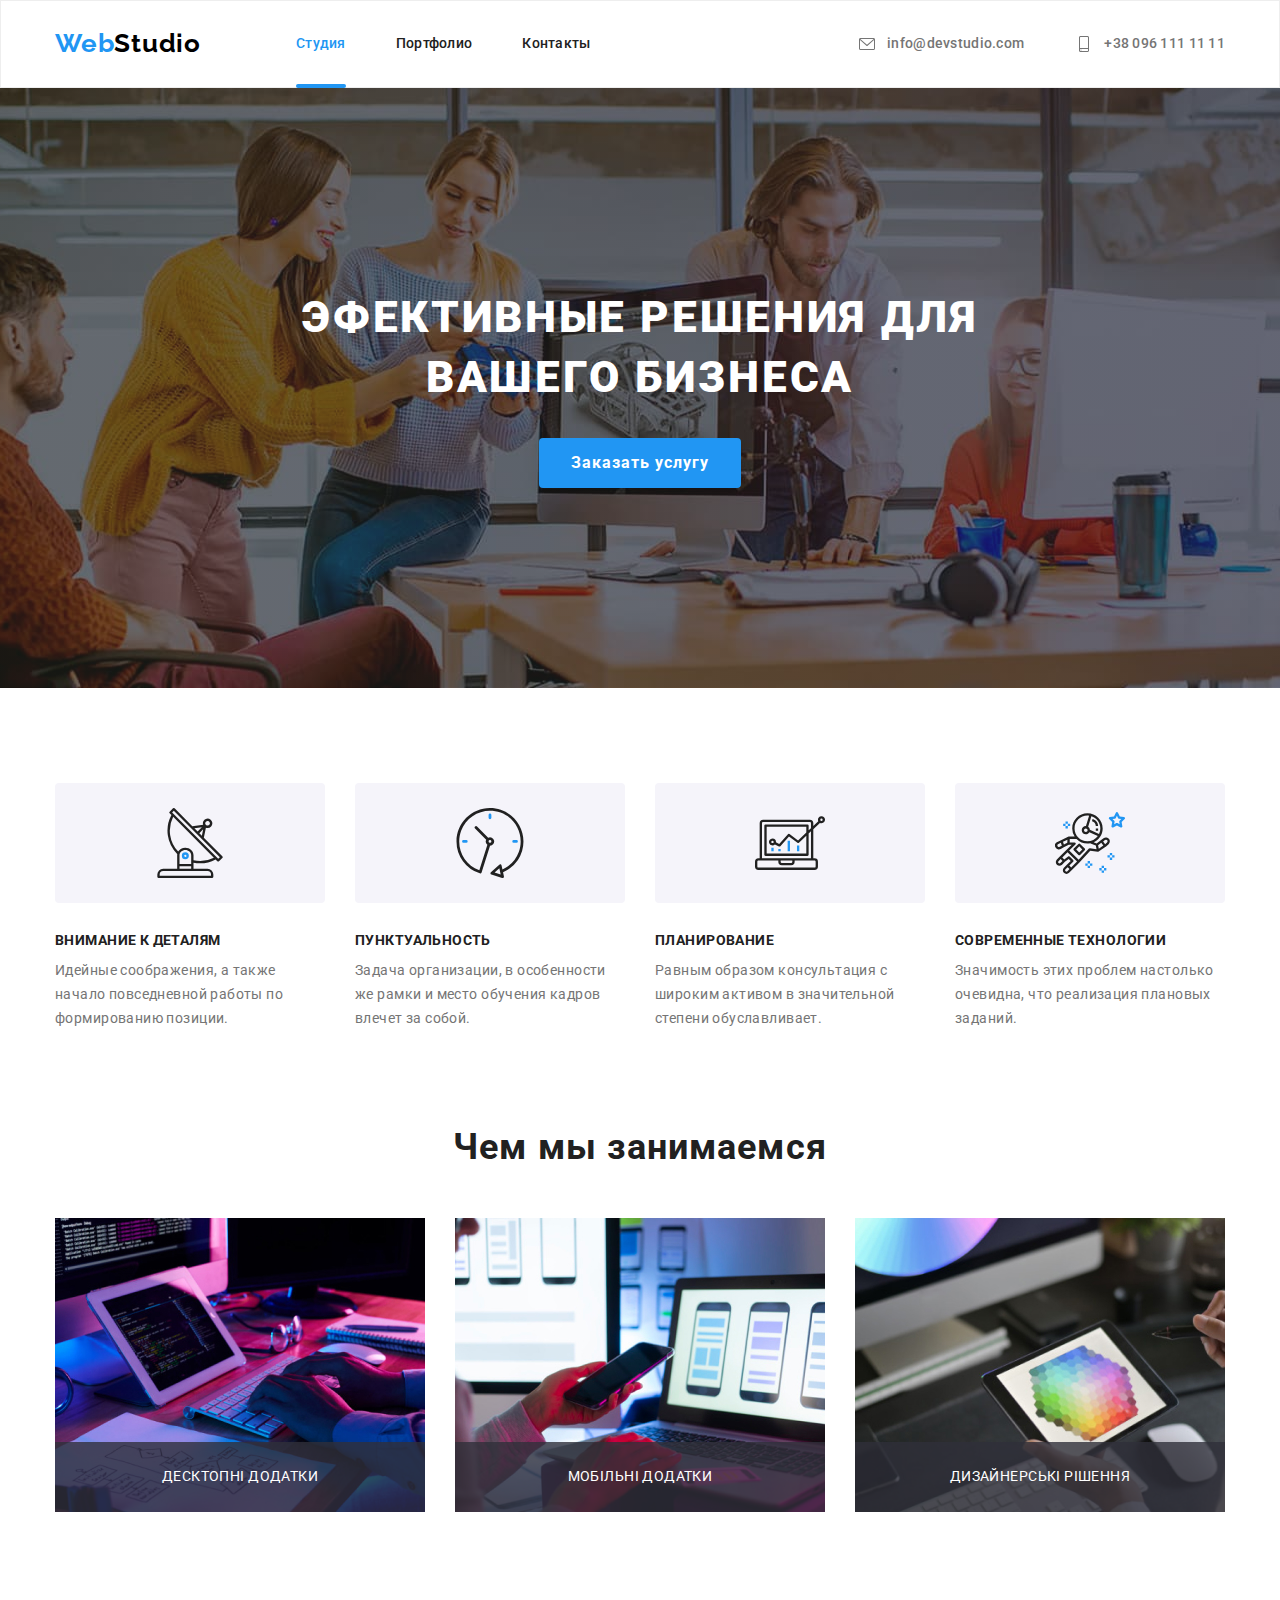
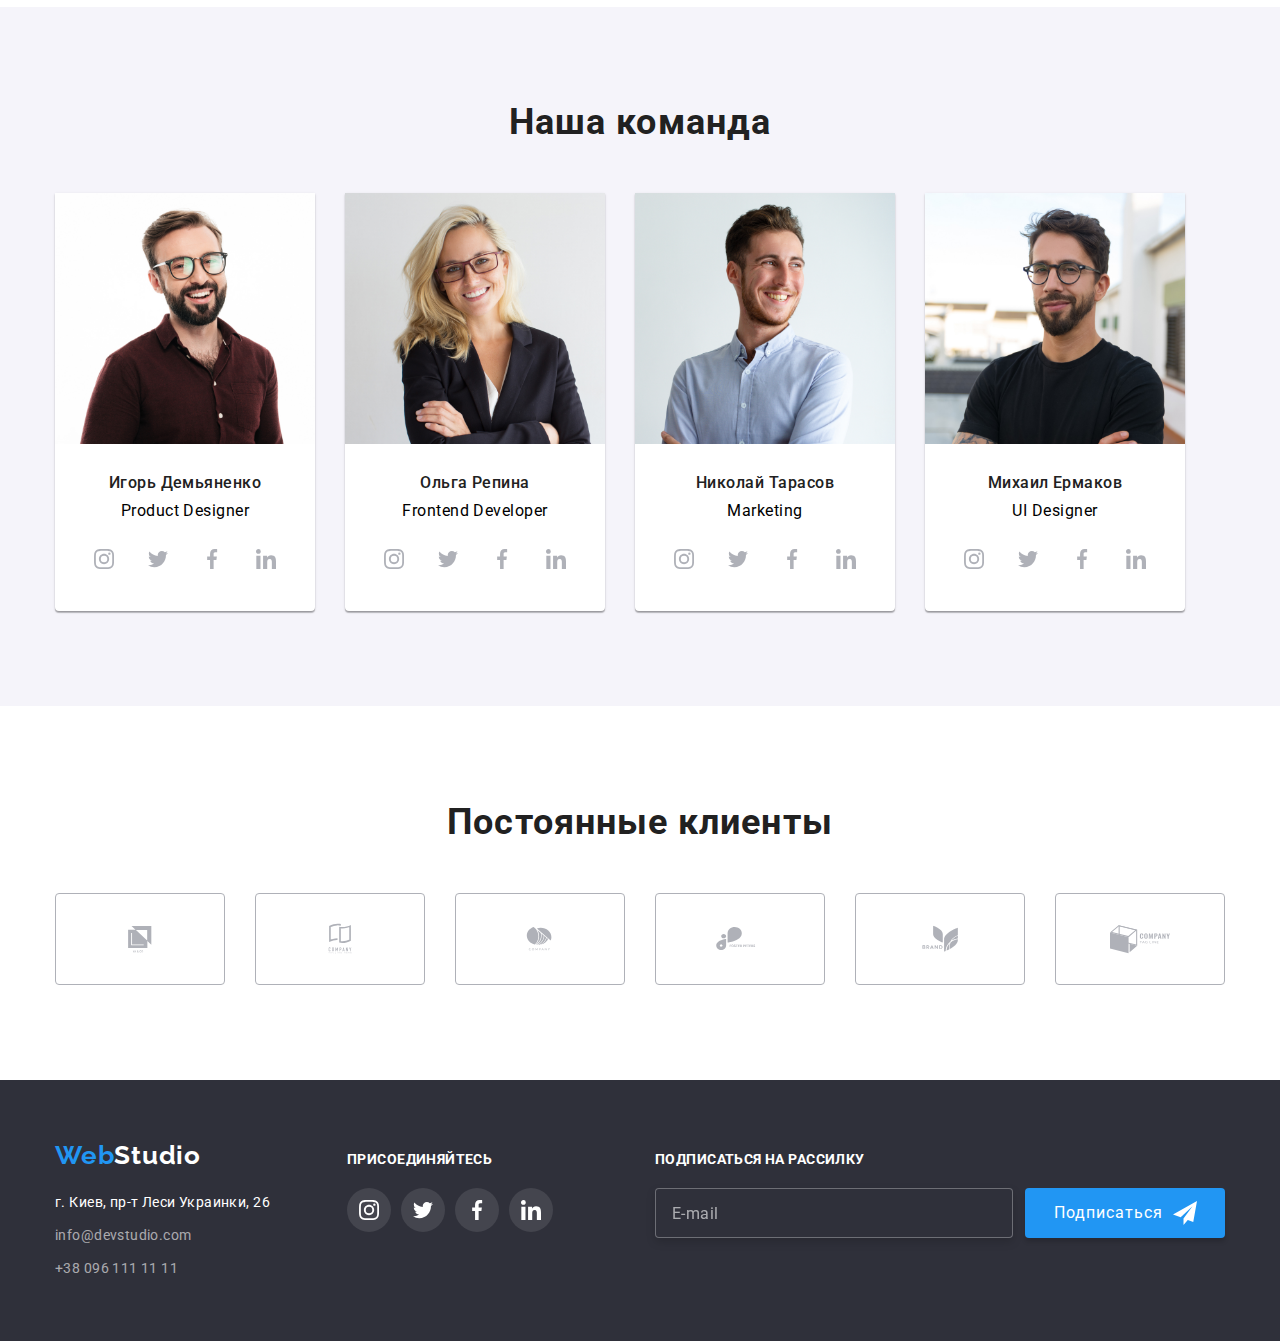
<file: index.html>
<!DOCTYPE html>
<html lang="ru">
  <head>
    <meta charset="UTF-8" />
    <meta http-equiv="X-UA-Compatible" content="IE=edge" />
    <meta name="viewport" content="width=device-width, initial-scale=1.0" />
    <title>WebStudio</title>
    <!-- шрифты -->
    <link
      href="https://fonts.googleapis.com/css2?family=Raleway:wght@700;900&family=Roboto:wght@400;500;700&display=swap"
      rel="stylesheet"
    />
    <!-- нормализация -->
    <link
      rel="stylesheet"
      href="https://cdnjs.cloudflare.com/ajax/libs/modern-normalize/1.0.0/modern-normalize.min.css"
    />
    <!-- <link rel="stylesheet" href="./css/style.css" /> -->
    <link rel="stylesheet" href="./css/main.min.css" />
    <link rel="preconnect" href="https://fonts.googleapis.com" />
    <link rel="preconnect" href="https://fonts.gstatic.com" crossorigin />
  </head>
  <body>
    <header class="header">
      <div class="container container-nav">
        <nav class="navigasion">
          <a class="logo" href="./index.html">
            <span class="span__logo">Web</span
            ><span class="span__studio span__studio--color-dark"
              >Studio</span
            ></a
          >
          <ul class="navigasion__list header__list list">
            <li class="navigasion__item">
              <a href="./index.html" class="navigasion__link active">Студия</a>
            </li>
            <li class="navigasion__item">
              <a href="./portfolio.html" class="navigasion__link">Портфолио</a>
            </li>
            <li class="navigasion__item">
              <a href="" class="navigasion__link">Контакты</a>
            </li>
          </ul>
        </nav>
        <ul class="contacts contacts__list list">
          <li class="contacts__item">
            <a href="mailto:info@devstudio.com" class="contacts__conect"
              ><svg class="contacts__icon" width="10" height="16">
                <use href="./imag/symbol-defs.svg#icon-envelope"></use></svg
              >info@devstudio.com</a
            >
          </li>
          <li class="contacts__item">
            <a href="tel:+380961111111" class="contacts__conect"
              ><svg class="contacts__icon" width="10" height="16">
                <use href="./imag/symbol-defs.svg#icon-smartphone"></use></svg
              >+38 096 111 11 11</a
            >
          </li>
        </ul>
      </div>
    </header>
    <!--Основной контент-->
    <main>
      <!--Герой-->
      <section class="hero">
        <div class="container">
          <h1 class="hero__title">Эфективные решения для вашего бизнеса</h1>
          <button data-modal-open class="hero__but">Заказать услугу</button>
        </div>
      </section>

      <!-- Заказать услугу -->

      <!--Шапка сайта-->
      <section class="benefits">
        <div class="container">
          <ul class="advantages__list list">
            <li class="advantages__item">
              <div class="advantages__icon">
                <svg class="advantages__icon-svg" width="70" height="70">
                  <use href="./imag/symbol-defs.svg#icon-antenna"></use>
                </svg>
              </div>
              <h2 class="advantages__title">Внимание к деталям</h2>
              <p class="advantages__text">
                Идейные соображения, а также начало повседневной работы по
                формированию позиции.
              </p>
            </li>
            <li class="advantages__item">
              <div class="advantages__icon">
                <svg class="advantages__icon-svg" width="70" height="70">
                  <use href="./imag/symbol-defs.svg#icon-clock"></use>
                </svg>
              </div>
              <h2 class="advantages__title">Пунктуальность</h2>
              <p class="advantages__text">
                Задача организации, в особенности же рамки и место обучения
                кадров влечет за собой.
              </p>
            </li>
            <li class="advantages__item">
              <div class="advantages__icon">
                <svg class="advantages__icon-svg" width="70" height="70">
                  <use href="./imag/symbol-defs.svg#icon-diagram"></use>
                </svg>
              </div>
              <h2 class="advantages__title">Планирование</h2>
              <p class="advantages__text">
                Равным образом консультация с широким активом в значительной
                степени обуславливает.
              </p>
            </li>
            <li class="advantages__item">
              <div class="advantages__icon">
                <svg class="advantages__icon-svg" width="70" height="70">
                  <use href="./imag/symbol-defs.svg#icon-astronaut"></use>
                </svg>
              </div>
              <h2 class="advantages__title">Современные технологии</h2>
              <p class="advantages__text">
                Значимость этих проблем настолько очевидна, что реализация
                плановых заданий.
              </p>
            </li>
          </ul>
        </div>
      </section>
      <!--Чем мы занимаемся-->
      <section class="work">
        <div class="container">
          <h2 class="work__title">Чем мы занимаемся</h2>
          <ul class="work__list list">
            <li class="work__item">
              <img src="imag/occupation_one.jpg" alt="" width="370" />
              <p class="work__text">Десктопні додатки</p>
            </li>
            <li class="work__item">
              <img src="imag/occupation_two.jpg" alt="" width="370" />
              <p class="work__text">Мобільні додатки</p>
            </li>
            <li class="work__item">
              <img src="imag/occupation_three.jpg" alt="" width="370" />
              <p class="work__text">Дизайнерські рішення</p>
            </li>
          </ul>
        </div>
      </section>
      <!--Наша команда-->
      <section class="team">
        <div class="container">
          <h2 class="team__title">Наша команда</h2>
          <ul class="team__list list">
            <!-- Игорь Демьяненко -->
            <li class="team__item">
              <img src="imag/Igor.jpg" alt="Игорь Демьяненко" width="260" />
              <h3 class="team-title__name">Игорь Демьяненко</h3>
              <p class="team__text">Product Designer</p>
              <!--socials  -->
              <ul class="socials list">
                <li class="socials__item">
                  <a href="" class="socials__link socials__link--color-light">
                    <svg class="socials__icon" width="20" height="20">
                      <use href="./imag/symbol-defs.svg#icon-instagram"></use>
                    </svg>
                  </a>
                </li>
                <li class="socials__item">
                  <a href="" class="socials__link socials__link--color-light">
                    <svg class="socials__icon" width="20" height="20">
                      <use href="./imag/symbol-defs.svg#icon-twitter"></use>
                    </svg>
                  </a>
                </li>
                <li class="socials__item">
                  <a href="" class="socials__link socials__link--color-light">
                    <svg class="socials__icon" width="20" height="20">
                      <use href="./imag/symbol-defs.svg#icon-facebook"></use>
                    </svg>
                  </a>
                </li>
                <li class="socials__item">
                  <a href="" class="socials__link socials__link--color-light">
                    <svg class="socials__icon" width="20" height="20">
                      <use href="./imag/symbol-defs.svg#icon-linkedin"></use>
                    </svg>
                  </a>
                </li>
              </ul>
            </li>
            <!-- Ольга Репина -->
            <li class="team__item">
              <img src="imag/olga.jpg" alt="Ольга Репина" width="260" />
              <h3 class="team-title__name">Ольга Репина</h3>
              <p class="team__text">Frontend Developer</p>
              <!--socials  -->
              <ul class="socials list">
                <li class="socials__item">
                  <a href="" class="socials__link socials__link--color-light">
                    <svg class="socials__icon" width="20" height="20">
                      <use href="./imag/symbol-defs.svg#icon-instagram"></use>
                    </svg>
                  </a>
                </li>
                <li class="socials__item">
                  <a href="" class="socials__link socials__link--color-light">
                    <svg class="socials__icon" width="20" height="20">
                      <use href="./imag/symbol-defs.svg#icon-twitter"></use>
                    </svg>
                  </a>
                </li>
                <li class="socials__item">
                  <a href="" class="socials__link socials__link--color-light">
                    <svg class="socials__icon" width="20" height="20">
                      <use href="./imag/symbol-defs.svg#icon-facebook"></use>
                    </svg>
                  </a>
                </li>
                <li class="socials__item">
                  <a href="" class="socials__link socials__link--color-light">
                    <svg class="socials__icon" width="20" height="20">
                      <use href="./imag/symbol-defs.svg#icon-linkedin"></use>
                    </svg>
                  </a>
                </li>
              </ul>
            </li>

            <!-- Николай Тарасов -->
            <li class="team__item">
              <img src="imag/nicolai.jpg" alt="Николай Тарасов" width="260" />
              <h3 class="team-title__name">Николай Тарасов</h3>
              <p class="team__text">Marketing</p>
              <!--socials  -->
              <ul class="socials list">
                <li class="socials__item">
                  <a href="" class="socials__link socials__link--color-light">
                    <svg class="socials__icon" width="20" height="20">
                      <use href="./imag/symbol-defs.svg#icon-instagram"></use>
                    </svg>
                  </a>
                </li>
                <li class="socials__item">
                  <a href="" class="socials__link socials__link--color-light">
                    <svg class="socials__icon" width="20" height="20">
                      <use href="./imag/symbol-defs.svg#icon-twitter"></use>
                    </svg>
                  </a>
                </li>
                <li class="socials__item">
                  <a href="" class="socials__link socials__link--color-light">
                    <svg class="socials__icon" width="20" height="20">
                      <use href="./imag/symbol-defs.svg#icon-facebook"></use>
                    </svg>
                  </a>
                </li>
                <li class="socials__item">
                  <a href="" class="socials__link socials__link--color-light">
                    <svg class="socials__icon" width="20" height="20">
                      <use href="./imag/symbol-defs.svg#icon-linkedin"></use>
                    </svg>
                  </a>
                </li>
              </ul>
            </li>
            <!-- Михаил Ермаков -->
            <li class="team__item">
              <img src="imag/mihail.jpg" alt="Михаил Ермаков" width="260" />
              <h3 class="team-title__name">Михаил Ермаков</h3>
              <p class="team__text">UI Designer</p>
              <!--socials  -->
              <ul class="socials list">
                <li class="socials__item">
                  <a href="" class="socials__link socials__link--color-light">
                    <svg class="socials__icon" width="20" height="20">
                      <use href="./imag/symbol-defs.svg#icon-instagram"></use>
                    </svg>
                  </a>
                </li>
                <li class="socials__item">
                  <a href="" class="socials__link socials__link--color-light">
                    <svg class="socials__icon" width="20" height="20">
                      <use href="./imag/symbol-defs.svg#icon-twitter"></use>
                    </svg>
                  </a>
                </li>
                <li class="socials__item">
                  <a href="" class="socials__link socials__link--color-light">
                    <svg class="socials__icon" width="20" height="20">
                      <use href="./imag/symbol-defs.svg#icon-facebook"></use>
                    </svg>
                  </a>
                </li>
                <li class="socials__item">
                  <a href="" class="socials__link socials__link--color-light">
                    <svg class="socials__icon" width="20" height="20">
                      <use href="./imag/symbol-defs.svg#icon-linkedin"></use>
                    </svg>
                  </a>
                </li>
              </ul>
            </li>
          </ul>
        </div>
      </section>
      <!-- постоянные клиенты -->
      <section class="clients">
        <div class="container">
          <h2 class="clients__title">Постоянные клиенты</h2>
          <ul class="clients__list list">
            <li class="clients__item">
              <a href="" class="clients__link">
                <svg class="clients-icon" width="106" height="60">
                  <use href="./imag/symbol-defs.svg#icon-Logo-1"></use>
                </svg>
              </a>
            </li>
            <li class="clients__item">
              <a href="" class="clients__link">
                <svg class="clients__icon" width="106" height="60">
                  <use href="./imag/symbol-defs.svg#icon-Logo-2"></use>
                </svg>
              </a>
            </li>
            <li class="clients__item">
              <a href="" class="clients__link">
                <svg class="clients__icon" width="106" height="60">
                  <use href="./imag/symbol-defs.svg#icon-Logo-3"></use>
                </svg>
              </a>
            </li>
            <li class="clients__item">
              <a href="" class="clients__link">
                <svg class="clients__icon" width="106" height="60">
                  <use href="./imag/symbol-defs.svg#icon-Logo-4"></use>
                </svg>
              </a>
            </li>
            <li class="clients__item">
              <a href="" class="clients__link">
                <svg class="clients__icon" width="106" height="60">
                  <use href="./imag/symbol-defs.svg#icon-Logo-5"></use>
                </svg>
              </a>
            </li>
            <li class="clients__item">
              <a href="" class="clients__link">
                <svg class="clients__icon" width="106" height="60">
                  <use href="./imag/symbol-defs.svg#icon-Logo-6"></use>
                </svg>
              </a>
            </li>
          </ul>
        </div>
      </section>
    </main>
    <!--Подвал-->
    <footer class="footer">
      <div class="container">
        <div class="contacts">
          <div class="logo__futer">
            <a class="logo" href="./index.html">
              <span class="span__logo">Web</span
              ><span class="span__studio span__studio--color-ligt"
                >Studio</span
              ></a
            >
          </div>
          <address class="adres">
            <ul class="adres__list list">
              <li class="adres__item">
                <a
                  class="adres__gps"
                  href="https://goo.gl/maps/ThywqEjot6tUFqHi9"
                  >г. Киев, пр-т Леси Украинки, 26</a
                >
              </li>
              <li class="adres__item">
                <a class="adres__text" href="mailto:info@devstudio.com"
                  >info@devstudio.com</a
                >
              </li>
              <li class="adres__item">
                <a class="adres__text" href="tel:+380961111111"
                  >+38 096 111 11 11</a
                >
              </li>
            </ul>
          </address>
        </div>
        <div class="join__content">
          <p class="join__title">присоединяйтесь</p>
          <!--socials  -->
          <ul class="socials list">
            <li class="socials__item">
              <a href="" class="socials__link socials__link--color-dark">
                <svg class="socials__icon" width="20" height="20">
                  <use href="./imag/symbol-defs.svg#icon-instagram"></use>
                </svg>
              </a>
            </li>
            <li class="socials__item">
              <a href="" class="socials__link socials__link--color-dark">
                <svg class="socials__icon" width="20" height="20">
                  <use href="./imag/symbol-defs.svg#icon-twitter"></use>
                </svg>
              </a>
            </li>
            <li class="socials__item">
              <a href="" class="socials__link socials__link--color-dark">
                <svg class="socials__icon" width="20" height="20">
                  <use href="./imag/symbol-defs.svg#icon-facebook"></use>
                </svg>
              </a>
            </li>
            <li class="socials__item">
              <a href="" class="socials__link socials__link--color-dark">
                <svg class="socials__icon" width="20" height="20">
                  <use href="./imag/symbol-defs.svg#icon-linkedin"></use>
                </svg>
              </a>
            </li>
          </ul>
        </div>

        <!-- Подписатся -->

        <form class="form-sextion">
          <p class="form-futer__title">Подписаться на рассилку</p>
          <div class="form-futer">
            <label class="form-futer__label" for="email-futer"></label>
            <input
              class="form-futer__input"
              type="email"
              name="email"
              id="email-futer"
              placeholder="E-mail"
              required
            />

            <button type="submit" class="form-futer__batton">
              Подписаться
            </button>
            <svg class="form-icon" width="24" height="24">
              <use href="./imag/symbol-defs.svg#icon-plane"></use>
            </svg>
          </div>
        </form>
      </div>
    </footer>

    <!-- модальное окно -->

    <div class="backdrop is-hidden" data-modal>
      <div class="modal">
        <div class="modal-icon-close">
          <svg data-modal-close class="modal-icon" width="30" height="30">
            <use href="./imag/symbol-defs.svg#icon-close1"></use>
          </svg>
        </div>
        <p class="form-title">Оставьте свои данные, мы вам перезвоним</p>

        <form class="form" autocomplete="off">
          <div class="form-field">
            <label class="form-lable" for="name">Імя</label>
            <div class="form-div">
              <input
                class="form-input"
                type="text"
                name="name"
                id="name"
                autofocus
                required
              />
              <svg class="form-input-icon" width="18" height="18">
                <use href="./imag/symbol-defs.svg#icon-person"></use>
              </svg>
            </div>
          </div>
          <div class="form-field">
            <label class="form-lable" for="tel">Телефон</label>
            <div class="form-div">
              <input
                class="form-input"
                type="tel"
                name="tel"
                id="tel"
                required
              />
              <svg class="form-input-icon" width="18" height="18">
                <use href="./imag/symbol-defs.svg#icon-phone"></use>
              </svg>
            </div>
          </div>
          <div class="form-field">
            <label class="form-lable" for="email">Почта</label>
            <div class="form-div">
              <input
                class="form-input"
                type="email"
                name="email"
                id="email"
                required
              />
              <svg class="form-input-icon" width="18" height="18">
                <use href="./imag/symbol-defs.svg#icon-email"></use>
              </svg>
            </div>
          </div>
          <div class="form-coment">
            <label class="form-lable" for="coment">Коментарий</label>
            <textarea
              class="form-texterea"
              name="coment"
              id="coment"
              placeholder="Введите текст"
            ></textarea>
          </div>

          <div class="form-checkbox">
            <input
              class="checkbox visually-hidden"
              type="checkbox"
              name="agreement"
              id="agreement"
              value="true"
            />
            <label for="agreement" class="checkbox-label">
              <span>
                <svg class="checkbox-icon" width="13" height="10">
                  <use href="./imag/symbol-defs.svg#icon-checkbox"></use>
                </svg>
              </span>
              Соглашаюсь с розсылкой и принимаю &nbsp;
              <a href="" class="checkbox-link">Условия договора</a></label
            >
          </div>

          <button type="submit" class="form-batton">Отправить</button>
        </form>
      </div>
    </div>

    <script src="./js/modal.js"></script>
  </body>
</html>
</file>
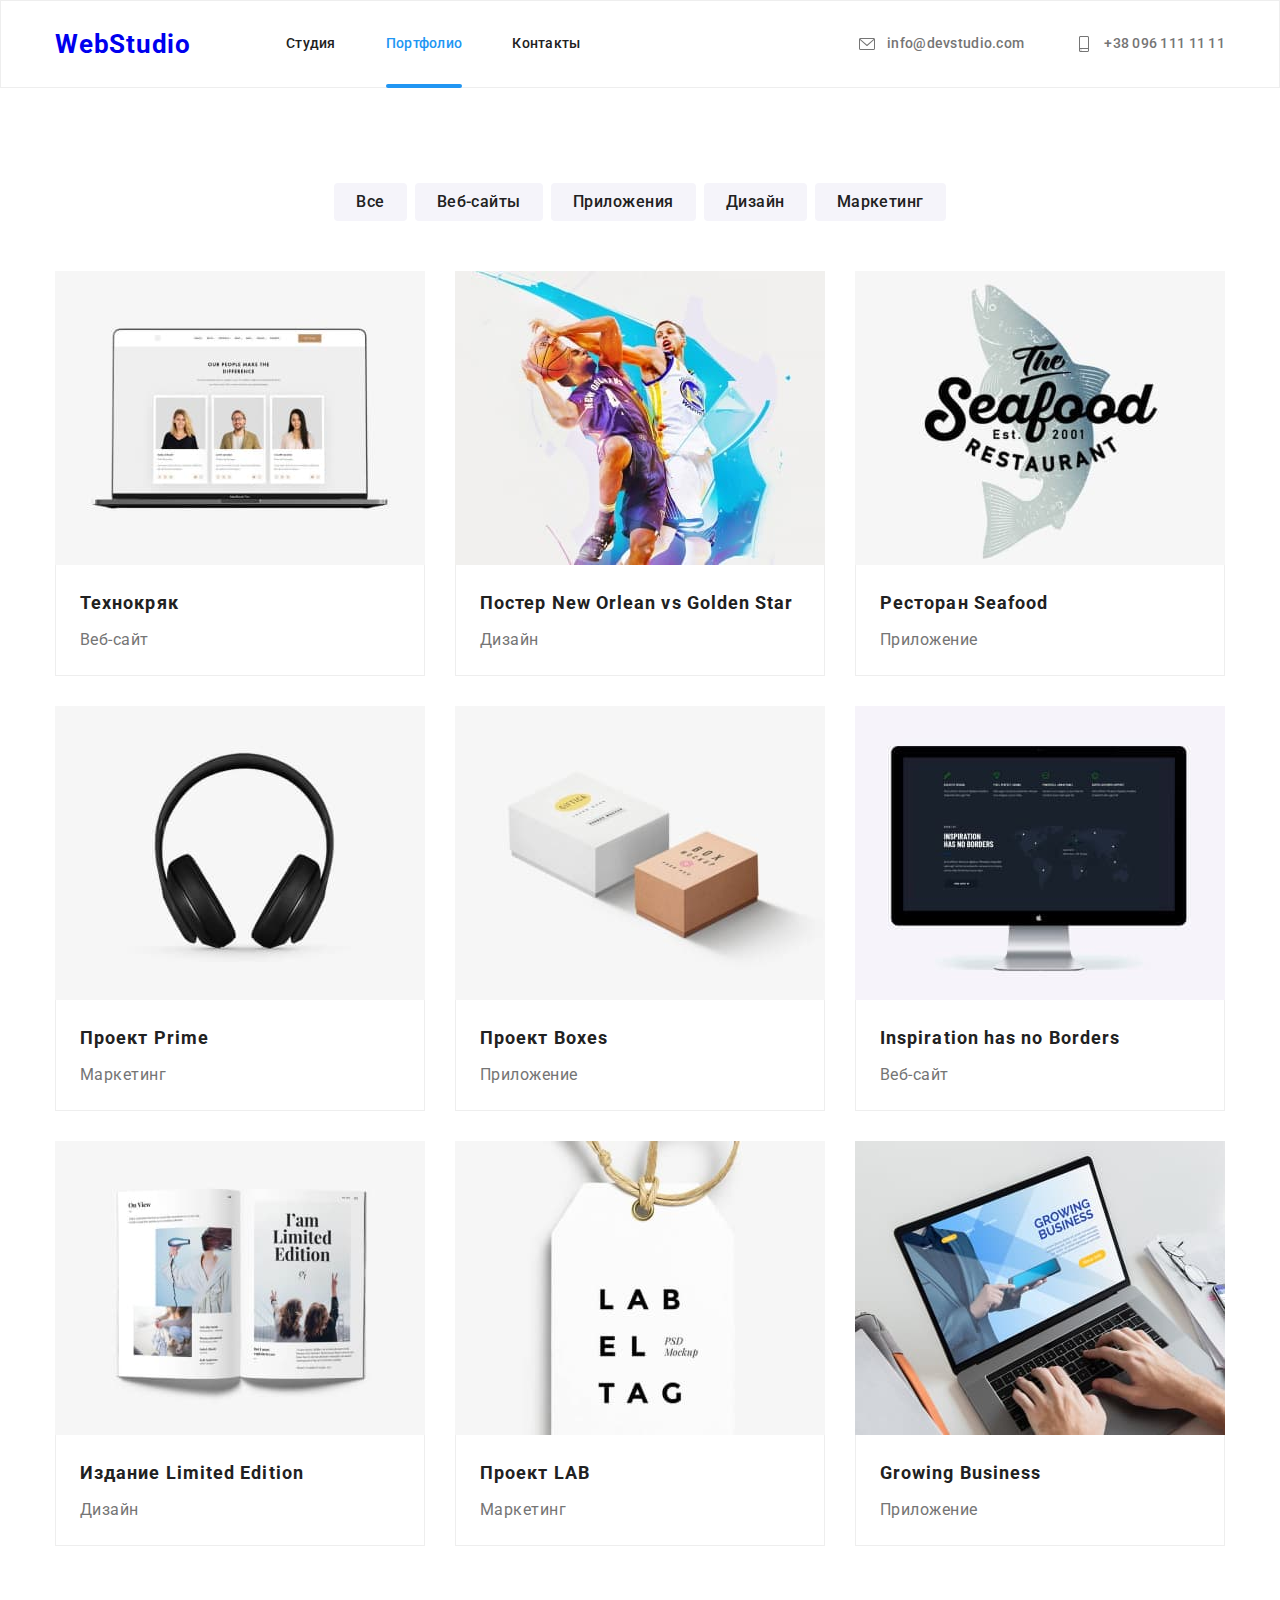
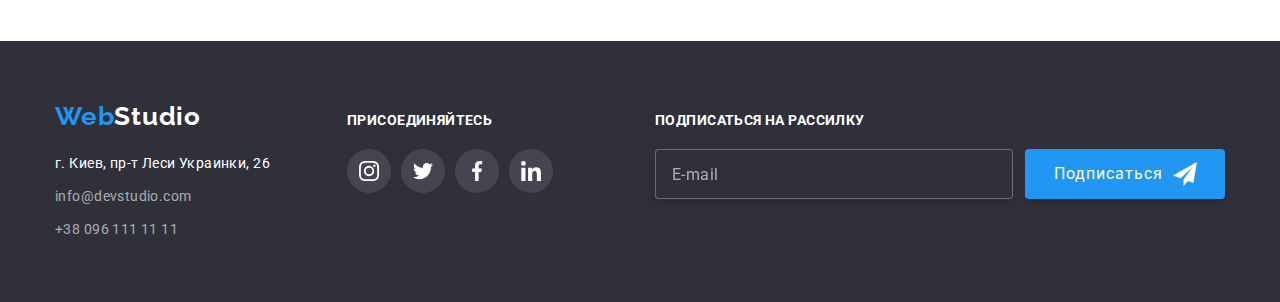
<file: portfolio.html>
<!DOCTYPE html>
<html lang="ru">
  <head>
    <meta charset="UTF-8" />
    <meta http-equiv="X-UA-Compatible" content="IE=edge" />
    <meta name="viewport" content="width=device-width, initial-scale=1.0" />
    <title>WebStudio</title>
    <!-- шрифты -->
    <link
      href="https://fonts.googleapis.com/css2?family=Raleway:wght@700;900&family=Roboto:wght@400;500;700&display=swap"
      rel="stylesheet"
    />
    <!-- нормализация -->
    <link
      rel="stylesheet"
      href="https://cdnjs.cloudflare.com/ajax/libs/modern-normalize/1.0.0/modern-normalize.min.css"
    />
    <!-- <link rel="stylesheet" href="./css/style.css" /> -->
    <link rel="stylesheet" href="./css/main.min.css" />
    <link rel="preconnect" href="https://fonts.googleapis.com" />
    <link rel="preconnect" href="https://fonts.gstatic.com" crossorigin />
  </head>
  <body>
    <header class="header">
      <div class="container container-nav">
        <nav class="navigasion">
          <a class="logo" href="./index.html">
            <span class="span-logo">Web</span>Studio
          </a>
          <ul class="navigasion__list header__list list">
            <li class="navigasion__item">
              <a href="./index.html" class="navigasion__link">Студия</a>
            </li>
            <li class="navigasion__item">
              <a href="" class="navigasion__link active">Портфолио</a>
            </li>
            <li class="navigasion__item">
              <a href="" class="navigasion__link">Контакты</a>
            </li>
          </ul>
        </nav>
        <ul class="contacts contacts__list list">
          <li class="contacts__item">
            <a href="mailto:info@devstudio.com" class="contacts__conect"
              ><svg class="contacts__icon" width="10" height="16">
                <use href="./imag/symbol-defs.svg#icon-envelope"></use></svg
              >info@devstudio.com</a
            >
          </li>
          <li class="contacts__item">
            <a href="tel:+380961111111" class="contacts__conect"
              ><svg class="contacts__icon" width="10" height="16">
                <use href="./imag/symbol-defs.svg#icon-smartphone"></use></svg
              >+38 096 111 11 11</a
            >
          </li>
        </ul>
      </div>
    </header>

    <!--Портфолио-->
    <h1 class="portf-non">Портфолио</h1>
    <section class="portfolio">
      <div class="container">
        <ul class="list-nav list">
          <li class="list-nav__item">
            <button type="button" class="list-nav__btn">Все</button>
          </li>
          <li class="list-nav__item">
            <button type="button" class="list-nav__btn">Веб-сайты</button>
          </li>
          <li class="list-nav__item">
            <button type="button" class="list-nav__btn">Приложения</button>
          </li>
          <li class="list-nav__item">
            <button type="button" class="list-nav__btn">Дизайн</button>
          </li>
          <li class="list-nav__item">
            <button type="button" class="list-nav__btn">Маркетинг</button>
          </li>
        </ul>
        <ul class="portfolio__list list">
          <li class="portfolio__item">
            <a href="" class="portfolio__link">
              <div class="portfolio__tumb">
                <img
                  src="imag/tehnopark.jpg"
                  alt="Вебсайт"
                  width="370"
                  height="294"
                />
                <p class="portfolio__text-action">
                  Ресурс пропонує комплексні пропозиції з різним рівнем
                  функціоналу та сервісів. Все це дозволить відвідувачу отримати
                  вичерпні відомості про компанію чи приватну особу.
                </p>
              </div>

              <div class="portfolio__naim">
                <h2 class="portfolio__title">Технокряк</h2>
                <p class="portfolio__text">Веб-сайт</p>
              </div>
            </a>
          </li>

          <li class="portfolio__item">
            <a class="portfolio__link" href="">
              <div class="portfolio__tumb">
                <img
                  src="imag/poster-new-orlean.jpg"
                  alt="Постер нового орлеана"
                  width="370"
                  height="294"
                />
                <p class="portfolio__text-action">
                  Ресурс пропонує комплексні пропозиції з різним рівнем
                  функціоналу та сервісів. Все це дозволить відвідувачу отримати
                  вичерпні відомості про компанію чи приватну особу.
                </p>
              </div>
              <div class="portfolio__naim">
                <h2 class="portfolio__title">
                  Постер New Orlean vs Golden Star
                </h2>
                <p class="portfolio__text">Дизайн</p>
              </div>
            </a>
          </li>

          <li class="portfolio__item">
            <a class="portfolio__link" href="">
              <div class="portfolio__tumb">
                <img
                  src="imag/restoran.jpg"
                  alt="Приложение ресторана"
                  width="370"
                  height="294"
                />
                <p class="portfolio__text-action">
                  Ресурс пропонує комплексні пропозиції з різним рівнем
                  функціоналу та сервісів. Все це дозволить відвідувачу отримати
                  вичерпні відомості про компанію чи приватну особу.
                </p>
              </div>

              <div class="portfolio__naim">
                <h2 class="portfolio__title">Ресторан Seafood</h2>
                <p class="portfolio__text">Приложение</p>
              </div>
            </a>
          </li>

          <li class="portfolio__item">
            <a class="portfolio__link" href="">
              <div class="portfolio__tumb">
                <img
                  src="imag/project-prime.jpg"
                  alt=" проект прайм"
                  width="370"
                  height="294"
                />
                <p class="portfolio__text-action">
                  Ресурс пропонує комплексні пропозиції з різним рівнем
                  функціоналу та сервісів. Все це дозволить відвідувачу отримати
                  вичерпні відомості про компанію чи приватну особу.
                </p>
              </div>
              <div class="portfolio__naim">
                <h2 class="portfolio__title">Проект Prime</h2>
                <p class="portfolio__text">Маркетинг</p>
              </div>
            </a>
          </li>

          <li class="portfolio__item">
            <a class="portfolio__link" href="">
              <div class="portfolio__tumb">
                <img
                  src="imag/project-boxes.jpg"
                  alt="Проек коробки"
                  width="370"
                  height="294"
                />
                <p class="portfolio__text-action">
                  Ресурс пропонує комплексні пропозиції з різним рівнем
                  функціоналу та сервісів. Все це дозволить відвідувачу отримати
                  вичерпні відомості про компанію чи приватну особу.
                </p>
              </div>
              <div class="portfolio__naim">
                <h2 class="portfolio__title">Проект Boxes</h2>
                <p class="portfolio__text">Приложение</p>
              </div>
            </a>
          </li>

          <li class="portfolio__item">
            <a class="portfolio__link" href="">
              <div class="portfolio__tumb">
                <img
                  src="imag/borders.jpg"
                  alt="Сайт Вдохновение не имеет границ"
                  width="370"
                  height="294"
                />
                <p class="portfolio__text-action">
                  Ресурс пропонує комплексні пропозиції з різним рівнем
                  функціоналу та сервісів. Все це дозволить відвідувачу отримати
                  вичерпні відомості про компанію чи приватну особу.
                </p>
              </div>
              <div class="portfolio__naim">
                <h2 class="portfolio__title">Inspiration has no Borders</h2>
                <p class="portfolio__text">Веб-сайт</p>
              </div>
            </a>
          </li>

          <li class="portfolio__item">
            <a class="portfolio__link" href="">
              <div class="portfolio__tumb">
                <img
                  src="imag/limited-edition.jpg"
                  alt="Издание книги"
                  width="370"
                  height="294"
                />
                <p class="portfolio__text-action">
                  Ресурс пропонує комплексні пропозиції з різним рівнем
                  функціоналу та сервісів. Все це дозволить відвідувачу отримати
                  вичерпні відомості про компанію чи приватну особу.
                </p>
              </div>
              <div class="portfolio__naim">
                <h2 class="portfolio__title">Издание Limited Edition</h2>
                <p class="portfolio__text">Дизайн</p>
              </div>
            </a>
          </li>

          <li class="portfolio__item">
            <a class="portfolio__link" href="">
              <div class="portfolio__tumb">
                <img src="imag/lab.jpg" alt="проект" width="370" height="294" />
                <p class="portfolio__text-action">
                  Ресурс пропонує комплексні пропозиції з різним рівнем
                  функціоналу та сервісів. Все це дозволить відвідувачу отримати
                  вичерпні відомості про компанію чи приватну особу.
                </p>
              </div>
              <div class="portfolio__naim">
                <h2 class="portfolio__title">Проект LAB</h2>
                <p class="portfolio__text">Маркетинг</p>
              </div>
            </a>
          </li>

          <li class="portfolio__item">
            <a class="portfolio__link" href="">
              <div class="portfolio__tumb">
                <img
                  src="imag/groving.jpg"
                  alt="Растущий бизнес"
                  width="370"
                  height="294"
                />
                <p class="portfolio__text-action">
                  Ресурс пропонує комплексні пропозиції з різним рівнем
                  функціоналу та сервісів. Все це дозволить відвідувачу отримати
                  вичерпні відомості про компанію чи приватну особу.
                </p>
              </div>
              <div class="portfolio__naim">
                <h2 class="portfolio__title">Growing Business</h2>
                <p class="portfolio__text">Приложение</p>
              </div>
            </a>
          </li>
        </ul>
      </div>
    </section>

    <footer class="footer">
      <div class="container">
        <div class="contacts">
          <div class="logo__futer">
            <a class="logo" href="./index.html">
              <span class="span__logo">Web</span
              ><span class="span__studio span__studio--color-ligt"
                >Studio</span
              ></a
            >
          </div>
          <address class="adres">
            <ul class="adres__list list">
              <li class="adres__item">
                <a
                  class="adres__gps"
                  href="https://goo.gl/maps/ThywqEjot6tUFqHi9"
                  >г. Киев, пр-т Леси Украинки, 26</a
                >
              </li>
              <li class="adres__item">
                <a class="adres__text" href="mailto:info@devstudio.com"
                  >info@devstudio.com</a
                >
              </li>
              <li class="adres__item">
                <a class="adres__text" href="tel:+380961111111"
                  >+38 096 111 11 11</a
                >
              </li>
            </ul>
          </address>
        </div>
        <div class="join__content">
          <p class="join__title">присоединяйтесь</p>
          <!--socials  -->
          <ul class="socials list">
            <li class="socials__item">
              <a href="" class="socials__link socials__link--color-dark">
                <svg class="socials__icon" width="20" height="20">
                  <use href="./imag/symbol-defs.svg#icon-instagram"></use>
                </svg>
              </a>
            </li>
            <li class="socials__item">
              <a href="" class="socials__link socials__link--color-dark">
                <svg class="socials__icon" width="20" height="20">
                  <use href="./imag/symbol-defs.svg#icon-twitter"></use>
                </svg>
              </a>
            </li>
            <li class="socials__item">
              <a href="" class="socials__link socials__link--color-dark">
                <svg class="socials__icon" width="20" height="20">
                  <use href="./imag/symbol-defs.svg#icon-facebook"></use>
                </svg>
              </a>
            </li>
            <li class="socials__item">
              <a href="" class="socials__link socials__link--color-dark">
                <svg class="socials__icon" width="20" height="20">
                  <use href="./imag/symbol-defs.svg#icon-linkedin"></use>
                </svg>
              </a>
            </li>
          </ul>
        </div>

        <!-- Подписатся -->

        <form class="form-sextion">
          <p class="form-futer__title">Подписаться на рассилку</p>
          <div class="form-futer">
            <label class="form-futer__label" for="email-futer"></label>
            <input
              class="form-futer__input"
              type="email"
              name="email"
              id="email-futer"
              placeholder="E-mail"
              required
            />

            <button type="submit" class="form-futer__batton">
              Подписаться
            </button>
            <svg class="form-icon" width="24" height="24">
              <use href="./imag/symbol-defs.svg#icon-plane"></use>
            </svg>
          </div>
        </form>
      </div>
    </footer>
  </body>
</html>
</file>
<file: css/main.min.css>
:root{--timing-cubic: cubic-bezier(0.4, 0, 0.2, 1)}*,*::before,*::after{box-sizing:inherit}h1,h2,h3,h4,h5,h6,p{margin:0}img{display:block;min-width:100%;height:auto}ul{margin:0;padding:0;list-style:0}a{text-decoration:none}address{font-style:normal}html{box-sizing:border-box}body{margin:0;font-family:"Raleway",sans-serif;font-family:"Roboto",sans-serif;background:#fff}.list{list-style:none}.visually-hidden{position:absolute;white-space:nowrap;width:1px;height:1px;overflow:hidden;border:0;padding:0;clip:rect(0 0 0 0);clip-path:inset(50%);margin:-1px}.container{width:1200px;padding-right:15px;padding-left:15px;margin-right:auto;margin-left:auto}.logo{font-weight:700;font-size:26px;line-height:1.19;letter-spacing:.03em}.span__logo{font-family:"Raleway";font-style:normal;font-weight:700;font-size:26px;line-height:1.19;letter-spacing:.03em;text-decoration:none;color:#2196f3}.span__studio{font-family:"Raleway";font-weight:700;font-size:26px;line-height:31px;letter-spacing:.03em}.span__studio--color-ligt{color:#fff}.span__studio--color-dark{color:#000}.socials{display:flex;justify-content:center;gap:10px;padding-bottom:30px}.socials__link{width:44px;height:44px;border-radius:50%;background-color:#fff;display:flex;align-items:center;justify-content:center;transition:background-color 250ms cubic-bezier(0.4, 0, 0.2, 1),fill 250ms cubic-bezier(0.4, 0, 0.2, 1)}.socials__link:hover,.socials__link:focus{background-color:#2196f3;fill:#fff}.socials__link--color-light{fill:#afb1b8}.socials__link--color-dark{background-color:rgba(255,255,255,.1);fill:#fff}.backdrop{position:fixed;top:0;left:0;width:100%;height:100%;background-color:rgba(0,0,0,.2);opacity:1;transition:opacity 250ms cubic-bezier(0.4, 0, 0.2, 1),visibility 250ms cubic-bezier(0.4, 0, 0.2, 1)}.backdrop.is-hidden{visibility:hidden;opacity:0;pointer-events:none}.modal{position:absolute;top:50%;left:50%;transform:translate(-50%, -50%) scale(1);width:530px;height:580px;padding:40px;border-radius:4px;background:#fff;box-shadow:0px 1px 3px rgba(0,0,0,.12),0px 1px 1px rgba(0,0,0,.14),0px 2px 1px rgba(0,0,0,.2);transition:transform 250ms cubic-bezier(0.4, 0, 0.2, 1)}.backdrop.is-hidden .modal{transform:translate(-50%, -50%) scale(0)}.modal-icon{position:absolute;width:30px;height:30px;top:10px;right:10px;cursor:pointer;border-radius:50%;outline:rgba(0,0,0,0);padding:6px;background-color:#fff;border:1px solid rgba(0,0,0,.1);transition:fill 250ms cubic-bezier(0.4, 0, 0.2, 1),border 250ms cubic-bezier(0.4, 0, 0.2, 1)}.modal-icon:hover{fill:#2196f3;border:1px solid #2196f3}.Form{display:block;margin:0}.form-field{margin-bottom:10px}.form-title{display:block;font-weight:700;font-size:20px;line-height:1.15;text-align:center;letter-spacing:.03em;margin-bottom:12px;color:#212121}.form-lable{display:flex;flex-direction:column;margin-bottom:4px;font-size:12px;line-height:1.16;letter-spacing:.01em;color:#757575}.form-div{position:relative}.form-input{padding-left:40px;width:100%;height:40px;left:576px;top:450px;font-size:12px;line-height:14px;letter-spacing:.01em;outline:rgba(0,0,0,0);color:#757575;border:1px solid rgba(33,33,33,.2);border-radius:4px;transition:border 250ms cubic-bezier(0.4, 0, 0.2, 1)}.form-div:focus-within>.form-input{border:1px solid #2196f3}.form-input-icon{position:absolute;top:50%;left:12px;transform:translateY(-50%);transition:fill 250ms cubic-bezier(0.4, 0, 0.2, 1)}.form-input:focus~.form-input-icon{fill:#2196f3}.form-coment{margin-bottom:20px}.form-texterea{display:block;resize:none;width:100%;height:120px;font-size:12px;line-height:14px;letter-spacing:.01em;color:#757575;outline:rgba(0,0,0,0);padding:12px 16px;border:1px solid rgba(33,33,33,.2);border-radius:4px;transition:border 250ms cubic-bezier(0.4, 0, 0.2, 1)}.form-texterea::placeholder{font-size:12px;line-height:14px;letter-spacing:.01em;color:rgba(117,117,117,.5)}.form-coment:focus-within>.form-texterea{border:1px solid #2196f3}.checkbox-label{display:flex;align-items:center;font-weight:400;font-size:14px;line-height:1.71;letter-spacing:.03em;justify-content:center;color:#757575}.checkbox-label span{display:flex;align-items:center;justify-content:center;width:16px;height:15px;border:1px solid #212121;border-radius:2px;margin-right:10px;transition:border 250ms cubic-bezier(0.4, 0, 0.2, 1),background-color 250ms cubic-bezier(0.4, 0, 0.2, 1)}.checkbox:checked+.checkbox-label span{background-color:#2196f3;border:0}.checkbox:focus+.checkbox:checked+.checkbox-label span{border-color:#2196f3}.checkbox-icon{fill:rgba(0,0,0,0);transition:fill 250ms cubic-bezier(0.4, 0, 0.2, 1)}.checkbox:checked+.checkbox-label .checkbox-icon{fill:#fff}.checkbox-link{font-weight:400;font-size:14px;line-height:1.71;letter-spacing:.03em;text-decoration-line:underline;color:#2196f3}.form-checkbox{margin-bottom:30px}.form-batton{display:block;margin:0 auto;align-items:center;width:200px;height:50px;color:#fff;background:#2196f3;box-shadow:0px 4px 4px rgba(0,0,0,.15);border-radius:4px;border-width:0}.header{background-color:#fff;border:1px solid #eee}.container-nav{display:flex;align-items:center}.navigasion{display:flex;align-items:center}.header__list{display:flex;margin-left:95px}.header__list .navigasion__item+.navigasion__item{margin-left:50px}.contacts__list{display:flex;margin-left:auto}.contacts__list .contacts__item:not(:last-child){margin-right:50px}.navigasion__link{position:relative;display:block;padding-top:35px;padding-bottom:35px;text-decoration:none;color:#212121;font-weight:500;font-size:14px;line-height:1.14;letter-spacing:.02em;cursor:pointer;transition:color 250ms cubic-bezier(0.4, 0, 0.2, 1)}.navigasion__link:hover,.navigasion__link:focus{color:#2196f3}.contacts__icon{margin-right:10px;fill:#757575;height:16px;width:20px;fill:currentColor}.contacts__icon:hover,.contacts__icon:focus{color:#2196f3;transition:background-color 250ms cubic-bezier(0.4, 0, 0.2, 1),color 250ms cubic-bezier(0.4, 0, 0.2, 1)}.contacts__conect{display:flex;align-items:center;font-style:normal;font-weight:500;font-size:14px;line-height:1.14;letter-spacing:.02em;color:#757575;padding-top:35px;padding-bottom:35px;transition:color 250ms cubic-bezier(0.4, 0, 0.2, 1)}.contacts__conect:hover,.contacts__conect:focus{color:#2196f3;transition:background-color 250ms cubic-bezier(0.4, 0, 0.2, 1),color 250ms cubic-bezier(0.4, 0, 0.2, 1)}.active{color:#2196f3}.active::after{position:absolute;display:block;content:"";bottom:-1px;right:0;width:100%;background-color:#2196f3;height:4px;border-radius:2px}.hero{margin-right:auto;margin-left:auto;background-repeat:no-repeat;background-position:center;background-size:cover;max-width:1600px;padding:200px 0;background-color:#2f303a;background-image:linear-gradient(to right, rgba(49, 58, 47, 0.4), rgba(47, 48, 58, 0.4)),url(../imag/Img-hero.jpg)}.hero__title{font-weight:900;font-size:44px;line-height:1.36;text-align:center;letter-spacing:.06em;text-transform:uppercase;color:#fff;width:700px;margin:0 auto;margin-bottom:30px}.hero__but{display:block;margin:0 auto;border-radius:4px;padding:10px 32px;font-weight:700;font-size:16px;line-height:1.88;align-items:center;text-align:center;letter-spacing:.06em;color:#fff;background-color:#2196f3;box-shadow:0px 4px 4px rgba(0,0,0,.15);cursor:pointer;border-width:0;transition:background-color 250ms cubic-bezier(0.4, 0, 0.2, 1),color 250ms cubic-bezier(0.4, 0, 0.2, 1)}.hero__but:hover{color:#2196f3;background-color:#fff}.benefits{padding-bottom:95px;padding-top:95px}.advantages__list{display:flex;border-radius:4px}.advantages__icon{display:flex;background-color:#f5f4fa;width:270px;height:120px;margin-bottom:30px;border-radius:4px;align-items:center;justify-content:center}.advantages__item{margin-right:30px}.advantages__item:last-child{margin-right:0px}.advantages__title{font-weight:700;font-size:14px;line-height:1.14;letter-spacing:.03em;text-transform:uppercase;color:#212121;margin-bottom:10px}.advantages__text{font-weight:400;font-size:14px;line-height:1.71;letter-spacing:.03em;color:#757575}.work{padding-bottom:95px}.work__title{font-weight:700;font-size:36px;line-height:42px;text-align:center;letter-spacing:.03em;color:#212121;margin-bottom:50px}.work__list{display:flex;gap:30px}.work__item{position:relative;width:calc((100% - 60px)/3);max-width:100%;height:auto}.work__text{display:flex;position:absolute;bottom:0px;font-size:14px;line-height:1.14;letter-spacing:.03em;text-transform:uppercase;align-items:center;justify-content:center;width:100%;height:70px;color:#fff;background-color:rgba(47,48,58,.8)}.team{background:#f5f4fa;padding-bottom:95px;padding-top:95px}.team__title{font-weight:700;font-size:36px;line-height:1.16;text-align:center;letter-spacing:.03em;color:#212121;margin-bottom:50px}.team__list{display:flex;gap:30px}.team__item{background:#fff;box-shadow:0px 1px 3px rgba(0,0,0,.12),0px 1px 1px rgba(0,0,0,.14),0px 2px 1px rgba(0,0,0,.2);border-radius:0px 0px 4px 4px}.team-title__name{font-weight:500;font-size:16px;line-height:1.18;text-align:center;letter-spacing:.03em;color:#212121;text-align:center;padding-top:30px;margin-bottom:10px}.team__text{font-weight:400;font-size:16px;line-height:1.18;text-align:center;letter-spacing:.03em;fill:currentColor;margin-bottom:16px}.clients{background:#fff;padding-bottom:95px;padding-top:95px}.clients__title{font-size:36px;line-height:1.1666666667;margin-bottom:50px;text-align:center;letter-spacing:.03em;color:#212121}.clients__list{display:flex;gap:30px;justify-content:center}.clients__link{display:flex;width:170px;height:92px;align-items:center;justify-content:center;border:1px solid #afb1b8;border-radius:4px;color:#afb1b8;transition:color 250ms cubic-bezier(0.4, 0, 0.2, 1),border-color 250ms cubic-bezier(0.4, 0, 0.2, 1)}.clients__link{fill:currentColor}.clients__link:hover,.clients__link:focus{border-color:#2196f3;color:#2196f3}.footer{background:#2f303a;padding-top:60px;padding-bottom:60px}.footer .container{display:flex;align-items:baseline;justify-content:space-between}.footer .logo__futer{display:block;margin-bottom:20px}.adres__item{margin-bottom:9px;transition:color 250ms cubic-bezier(0.4, 0, 0.2, 1)}.adres__item:last-child{margin-bottom:0px}.adres__gps{font-style:normal;font-weight:400;font-size:14px;line-height:1.71;letter-spacing:.03em;color:#fff;text-decoration:none;transition:color 250ms cubic-bezier(0.4, 0, 0.2, 1)}.adres__gps:focus,.adres__gps:hover{color:#2196f3}.adres__text{font-style:normal;font-weight:400;font-size:14px;line-height:1.71;letter-spacing:.03em;color:rgba(255,255,255,.6);transition:color 250ms cubic-bezier(0.4, 0, 0.2, 1)}.adres__text:focus,.adres__text:hover{color:#2196f3}.join__content{width:206px;height:80px;margin-left:70px}.join__title{font-weight:700;font-size:14px;line-height:1.14;letter-spacing:.03em;text-transform:uppercase;color:#fff;margin-bottom:20px}.form-sextion{margin-left:95px}.form-futer__title{font-weight:700;font-size:14px;line-height:1.14;letter-spacing:.03em;text-transform:uppercase;margin-bottom:20px;color:#fff}.form-futer{position:relative;display:flex}.form-futer__input{outline:rgba(0,0,0,0);display:block;width:358px;height:50px;margin:0;font-weight:400;font-size:16px;padding-left:16px;line-height:1.25;color:rgba(255,255,255,.6);background:#2f303a;border:1px solid rgba(255,255,255,.3);filter:drop-shadow(0px 4px 4px rgba(0, 0, 0, 0.15));border-radius:4px;transition:border 250ms cubic-bezier(0.4, 0, 0.2, 1)}.form-futer__input::placeholder{font-weight:400;font-size:16px;line-height:1.25;display:flex;align-items:center;letter-spacing:.03em;color:rgba(255,255,255,.6)}.form-futer:focus-within>.form-futer__input{border:1px solid #2196f3}.form-icon{position:absolute;fill:#fff;top:50%;right:28px;transform:translateY(-50%)}.form-futer__batton{width:200px;height:50px;margin-left:12px;position:relative;display:block;outline:rgba(0,0,0,0);cursor:pointer;align-items:center;text-align:center;letter-spacing:.06em;font-size:16px;line-height:1.87x;padding:10px 62px 10px 29px;color:#fff;background-color:#2196f3;box-shadow:0px 4px 4px rgba(0,0,0,.15);border-radius:4px;border-width:0}.portfolio{padding-top:95px;padding-bottom:95px}.list-nav{display:flex;justify-content:center;margin-bottom:50px}.list-nav .list-nav__item:not(:last-child){margin-right:8px}.portf-non{display:none}.list-nav__btn{border:0;font-weight:500;font-size:16px;line-height:1.62;text-align:center;letter-spacing:.03em;background-color:#f5f4fa;color:#212121;cursor:pointer;border-radius:4px;padding:6px 22px;transition:background-color 250ms cubic-bezier(0.4, 0, 0.2, 1),color 250ms cubic-bezier(0.4, 0, 0.2, 1),box-shadow 250ms cubic-bezier(0.4, 0, 0.2, 1)}.list-nav__btn:hover,.list-nav__btn:focus{background-color:#2196f3;color:#fff;box-shadow:0px 3px 1px rgba(0,0,0,.1),0px 1px 2px rgba(0,0,0,.08),0px 2px 2px rgba(0,0,0,.12)}.portfolio__list{display:flex;flex-wrap:wrap;padding:0;list-style:none;margin:-15px}.portfolio__item{width:370px;margin:15px}.portfolio__tumb{position:relative;overflow:hidden}.portfolio__text-action{position:absolute;display:inline-block;padding:63px 24px;top:0;left:0;font-weight:400;font-size:18px;line-height:1.56;letter-spacing:.03em;color:#fff;background-color:rgba(33,150,243,.9);opacity:0;transition:transform 250ms cubic-bezier(0.4, 0, 0.2, 1),opacity 250ms cubic-bezier(0.4, 0, 0.2, 1);transform:translateY(100%)}.portfolio__link:hover .portfolio__text-action{transform:translateY(0);opacity:1}.portfolio__link:focus .portfolio__text-action{transform:translateY(0)}.portfolio__link{transition:box-shadow 250ms cubic-bezier(0.4, 0, 0.2, 1)}.portfolio__link:hover,.portfolio__link:focus{display:block;box-shadow:0px 1px 1px rgba(0,0,0,.12),0px 4px 4px rgba(0,0,0,.06),1px 4px 6px rgba(0,0,0,.16);cursor:pointer}.portfolio__naim{padding:20px 24px;border-bottom:1px solid #eee;border-left:1px solid #eee;border-right:1px solid #eee}.portfolio__title{font-weight:700;font-size:18px;line-height:2;letter-spacing:.06em;color:#212121;margin-top:0px;margin-bottom:4px}.portfolio__text{font-weight:400;font-size:16px;line-height:1.88;letter-spacing:.03em;color:#757575}/*# sourceMappingURL=main.min.css.map */
</file>
